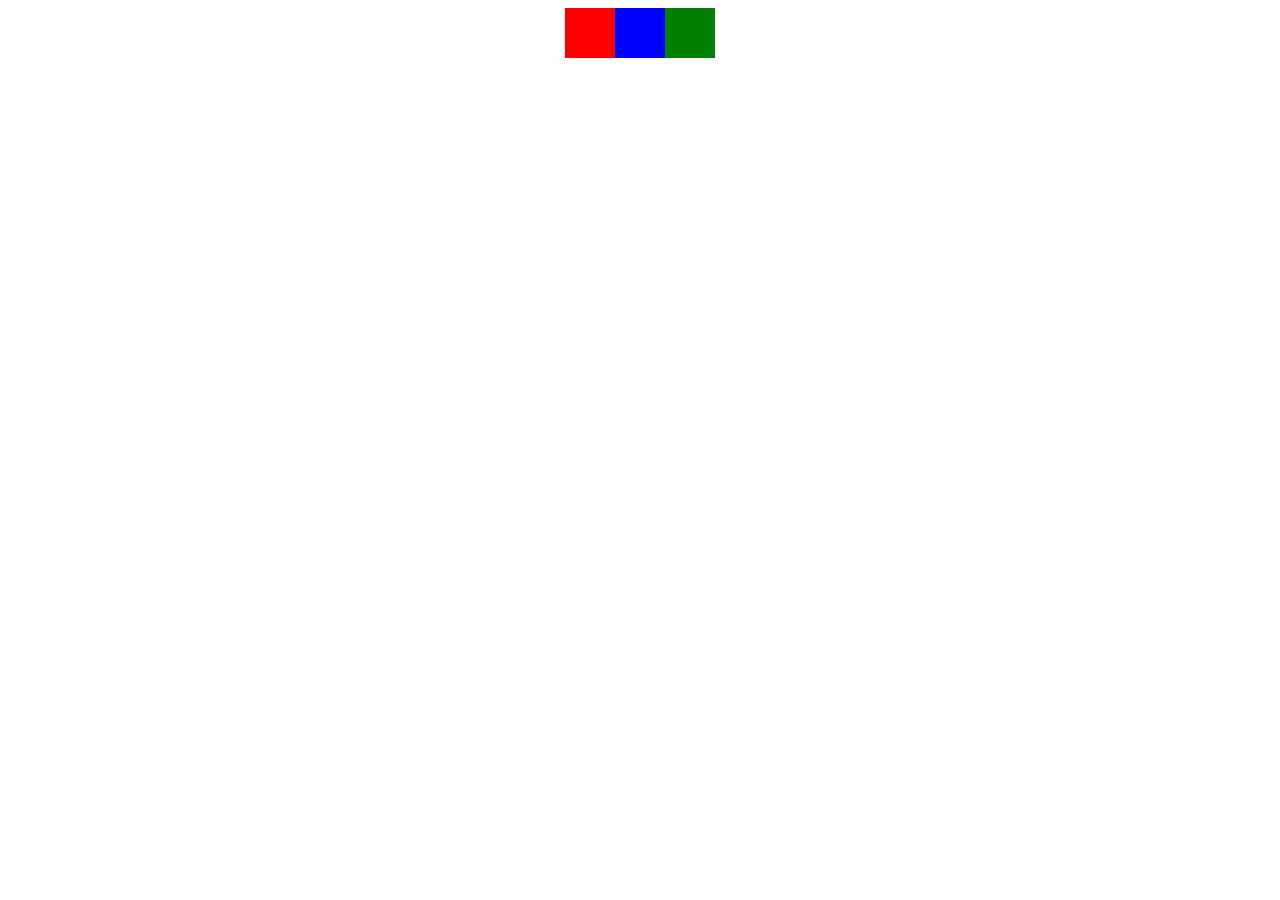
<file: index.html>
<!DOCTYPE html>
<html lang="en">
<head>
    <meta charset="UTF-8">
    <meta name="viewport" content="width=device-width, initial-scale=1.0">
    <title>Document</title>
</head>
<body>
    <main>
        <div class="box-container"> 
            <div class="box1"></div>
            <div class="box2"></div>
            <div class="box3"></div>
        </div>

       
        
    </main>
</body>


<style>
    .box1{
      background-color: red;
      width:50px;
      height:50px;
    }

    .box2{
      background-color: blue;
      width:50px;
      height:50px;
    }

    .box3{
      background-color: green;
      width:50px;
      height:50px;
    }

    .box-container{
        display:flex;
        justify-content: center;
        align-items: center;
    }

    img {
        width: 50px;
        height: 50px;
    }
</style>
</html>
</file>
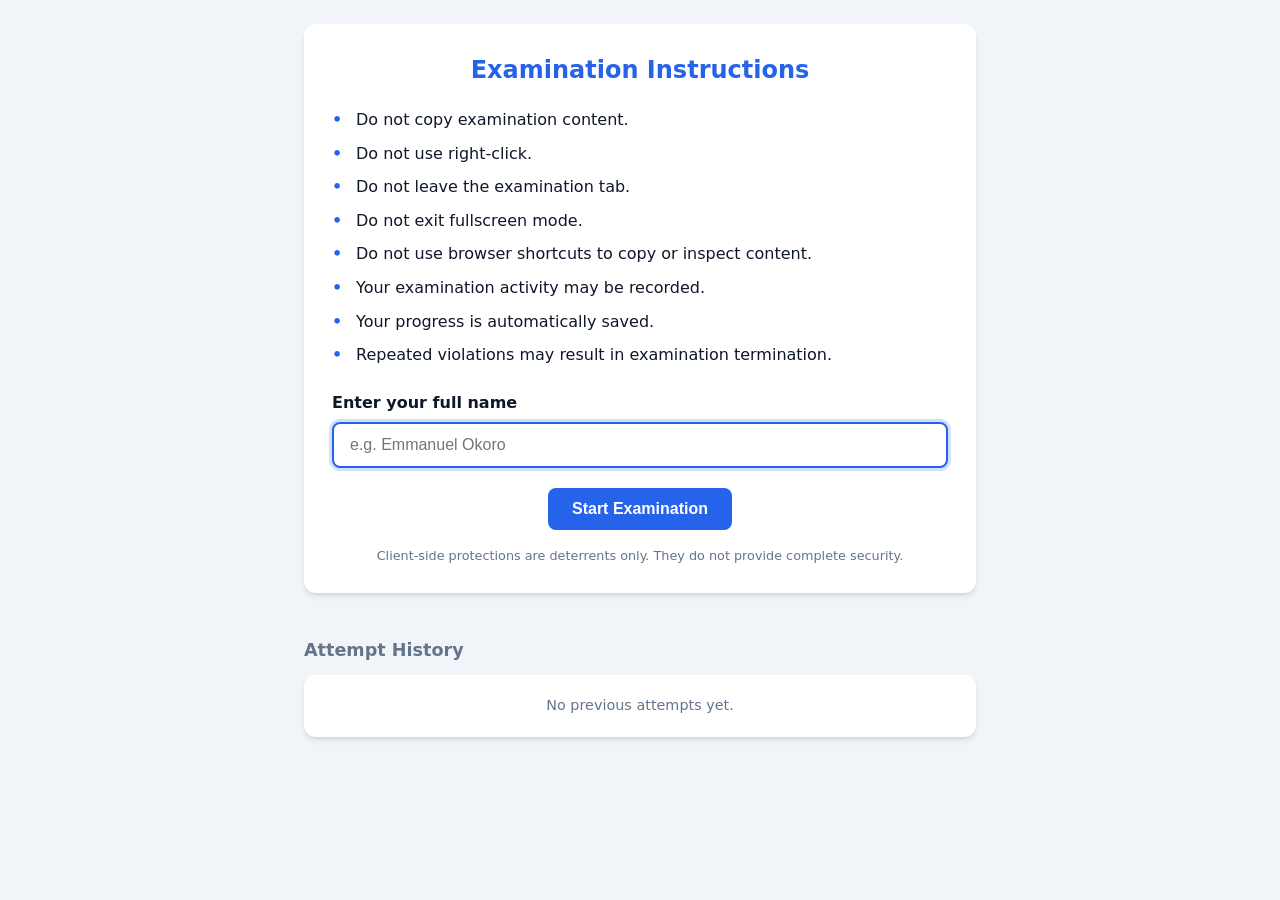
<file: coding-examination/index.html>
<!DOCTYPE html>
<html lang="en">
<head>
  <meta charset="UTF-8">
  <meta name="viewport" content="width=device-width, initial-scale=1.0">
  <title>Coding Examination - HTML • CSS • JavaScript</title>
  <link rel="stylesheet" href="css/style.css">
</head>
<body>
  <!-- Header -->
  <header class="exam-header" id="exam-header" hidden>
    <div class="header-top">
      <h1 class="exam-title">CODING EXAMINATION</h1>
      <p class="exam-subtitle">HTML • CSS • JAVASCRIPT</p>
    </div>
    <div class="header-info">
      <div class="info-item">
        <span class="label">Student:</span>
        <span id="display-student-name">—</span>
      </div>
      <div class="info-item">
        <span class="label">Exam ID:</span>
        <span id="display-exam-id">—</span>
      </div>
      <div class="info-item timer-item">
        <span class="label">Time Remaining:</span>
        <span id="timer-display" class="timer">30:00</span>
      </div>
      <div class="info-item">
        <span class="label">Question:</span>
        <span id="question-counter">1 / 20</span>
      </div>
      <div class="info-item">
        <span class="label">Warnings:</span>
        <span id="warning-count">0</span>
      </div>
    </div>
  </header>

  <main id="main-content">
    <!-- Start / Instructions Screen -->
    <section id="start-screen" class="screen active">
      <div class="card start-card">
        <h2>Examination Instructions</h2>
        <ul class="rules-list">
          <li>Do not copy examination content.</li>
          <li>Do not use right-click.</li>
          <li>Do not leave the examination tab.</li>
          <li>Do not exit fullscreen mode.</li>
          <li>Do not use browser shortcuts to copy or inspect content.</li>
          <li>Your examination activity may be recorded.</li>
          <li>Your progress is automatically saved.</li>
          <li>Repeated violations may result in examination termination.</li>
        </ul>

        <div class="form-group">
          <label for="student-name-input">Enter your full name</label>
          <input type="text" id="student-name-input" placeholder="e.g. Emmanuel Okoro" maxlength="60" autocomplete="name" required>
        </div>

        <button type="button" id="start-exam-btn" class="btn btn-primary">Start Examination</button>
        <p class="note">Client-side protections are deterrents only. They do not provide complete security.</p>
      </div>
    </section>

    <!-- Examination Screen -->
    <section id="exam-screen" class="screen" hidden>
      <div class="progress-container">
        <div class="progress-bar-bg">
          <div class="progress-bar-fill" id="progress-bar" style="width: 5%"></div>
        </div>
        <span id="progress-text">Question 1 of 20 — 5%</span>
      </div>

      <div class="card question-card">
        <div class="question-meta">
          <span id="question-category" class="badge">HTML</span>
          <span id="question-type-badge" class="badge type-badge">Objective</span>
        </div>
        <h2 id="question-text" class="question-text">Loading question…</h2>

        <!-- Objective options container -->
        <div id="options-container" class="options-container" role="radiogroup" aria-labelledby="question-text"></div>

        <!-- Theory answer input -->
        <div id="theory-container" class="theory-container" hidden>
          <label for="theory-answer" class="sr-only">Your answer</label>
          <textarea id="theory-answer" rows="3" placeholder="Type your answer here…" spellcheck="false"></textarea>
          <p class="theory-hint">Enter the exact tag, property, or code as expected.</p>
        </div>

        <div class="save-indicator" id="save-indicator" aria-live="polite"></div>
      </div>

      <div class="nav-buttons">
        <button type="button" id="prev-btn" class="btn btn-secondary" disabled>Previous</button>
        <button type="button" id="next-btn" class="btn btn-primary">Next</button>
      </div>
    </section>

    <!-- Results Screen -->
    <section id="results-screen" class="screen" hidden>
      <div class="card results-card">
        <h2 id="results-title">Examination Complete</h2>
        <div class="results-grid">
          <div class="result-item">
            <span class="result-label">Student</span>
            <span id="result-student">—</span>
          </div>
          <div class="result-item">
            <span class="result-label">Exam ID</span>
            <span id="result-exam-id">—</span>
          </div>
          <div class="result-item highlight">
            <span class="result-label">Score</span>
            <span id="result-score">—</span>
          </div>
          <div class="result-item highlight">
            <span class="result-label">Percentage</span>
            <span id="result-percentage">—</span>
          </div>
          <div class="result-item">
            <span class="result-label">Correct</span>
            <span id="result-correct">—</span>
          </div>
          <div class="result-item">
            <span class="result-label">Wrong</span>
            <span id="result-wrong">—</span>
          </div>
          <div class="result-item">
            <span class="result-label">Unanswered</span>
            <span id="result-unanswered">—</span>
          </div>
          <div class="result-item">
            <span class="result-label">Warnings</span>
            <span id="result-warnings">—</span>
          </div>
          <div class="result-item">
            <span class="result-label">Time Used</span>
            <span id="result-time-used">—</span>
          </div>
        </div>
        <button type="button" id="new-attempt-btn" class="btn btn-primary">Start New Attempt</button>
      </div>
    </section>

    <!-- Terminated Screen -->
    <section id="terminated-screen" class="screen" hidden>
      <div class="card terminated-card">
        <h2>Examination Terminated</h2>
        <p>The maximum number of examination violations has been reached.</p>
        <p>Your examination has been submitted automatically.</p>
        <button type="button" id="terminated-new-btn" class="btn btn-primary">Start New Attempt</button>
      </div>
    </section>
  </main>

  <!-- Attempt History -->
  <section id="history-section" class="history-section">
    <h2>Attempt History</h2>
    <div id="history-list" class="history-list">
      <p class="empty-history">No previous attempts yet.</p>
    </div>
  </section>

  <!-- Warning Modal / Overlay -->
  <div id="warning-overlay" class="overlay" hidden>
    <div class="warning-modal" role="alertdialog" aria-labelledby="warning-title" aria-describedby="warning-message">
      <div class="warning-icon">⚠</div>
      <h3 id="warning-title">Examination Warning</h3>
      <p id="warning-message">This action has been recorded.</p>
      <p class="warning-count-text">Warnings: <span id="modal-warning-count">1</span> / 3</p>
      <button type="button" id="warning-close-btn" class="btn btn-warning">Understood</button>
    </div>
  </div>

  <!-- Submit Confirmation Modal -->
  <div id="submit-overlay" class="overlay" hidden>
    <div class="modal" role="dialog" aria-labelledby="submit-title">
      <h3 id="submit-title">Submit Examination?</h3>
      <p id="submit-message">You have answered X of Y questions.</p>
      <p id="unanswered-note" class="unanswered-note" hidden></p>
      <div class="modal-actions">
        <button type="button" id="continue-exam-btn" class="btn btn-secondary">Continue Exam</button>
        <button type="button" id="confirm-submit-btn" class="btn btn-danger">Submit Examination</button>
      </div>
    </div>
  </div>

  <!-- Restored Session Toast -->
  <div id="restore-toast" class="toast" hidden>
    <strong>Examination Restored</strong>
    <span id="restore-message">Your previous session has been restored.</span>
  </div>

  <script src="js/exam.js"></script>
</body>
</html>
</file>
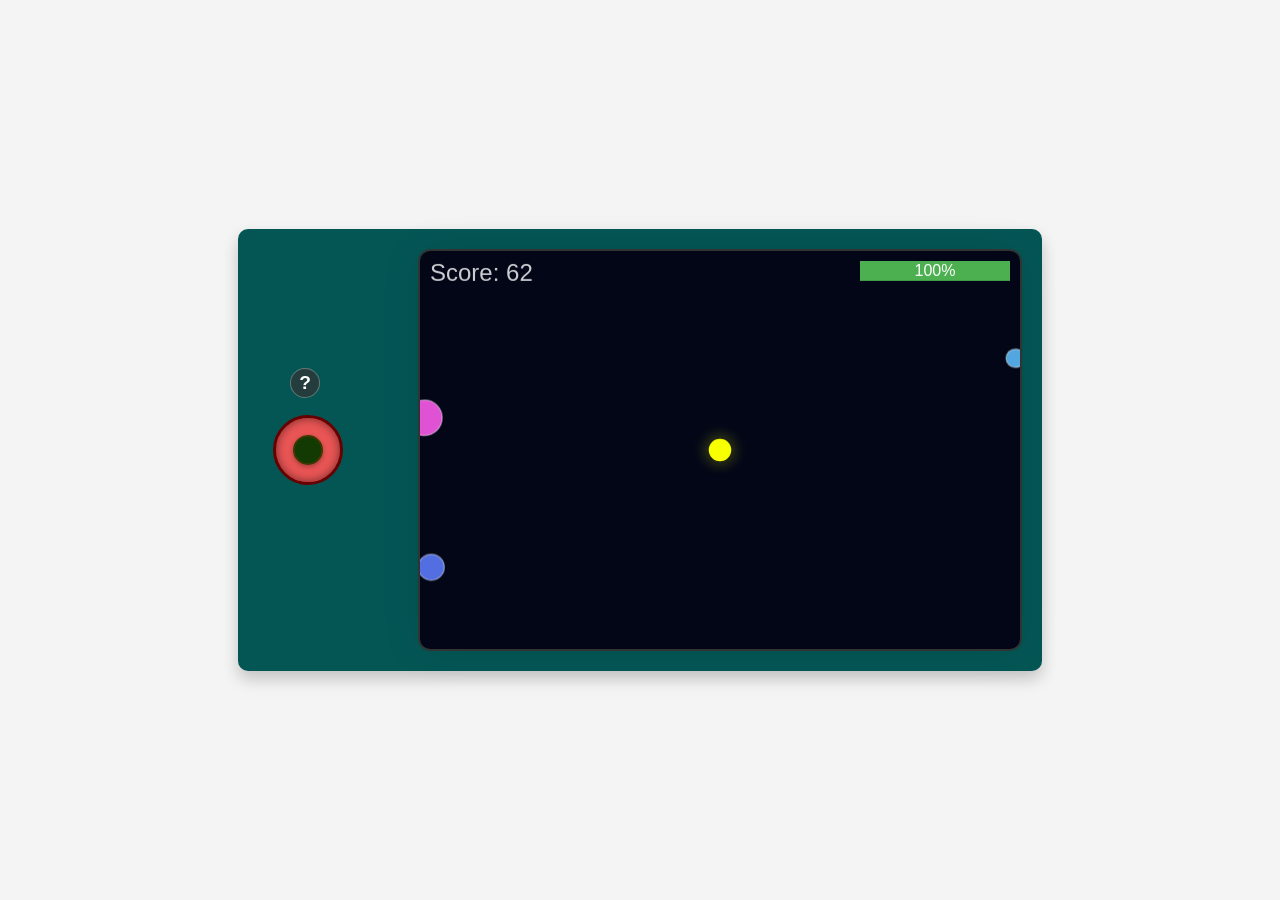
<file: emma/index.html>
<!DOCTYPE html>
<!-- Tells the browser that this document uses modern HTML5. -->

<html lang="en">
<!-- Starts the HTML document.
     lang="en" tells browsers and assistive technologies that the page is written in English. -->

<head>
    <!-- Contains information about the webpage that is not normally displayed directly on the page. -->

    <meta charset="UTF-8">
    <!-- Sets the character encoding to UTF-8.
         This allows the webpage to correctly display many characters, symbols, and languages. -->

    <meta name="viewport" content="width=device-width, initial-scale=1.0">
    <!-- Makes the webpage adapt properly to different screen sizes.
         width=device-width makes the page width match the device's screen width.
         initial-scale=1.0 sets the initial zoom level to 100%. -->

    <title>Canvas with Joystick</title>
    <!-- Sets the title displayed on the browser tab. -->

    <link rel="stylesheet" href="style.css">
    <!-- Connects this HTML document to the external CSS file named style.css.
         The CSS file controls the appearance and layout of the webpage. -->

</head>
<!-- Ends the head section. -->

<body>
<!-- Starts the body section.
     Everything inside the body is part of the webpage's visible content. -->

  <div class="game-container">
  <!-- Creates a div that acts as the main container for the game.
       The class "game-container" allows CSS to style this container. -->

    <div id="joystick-container">
    <!-- Creates a container specifically for the joystick and its help button.
         The id "joystick-container" uniquely identifies this element. -->

        <div id="joystick-base">
        <!-- Creates the base/background area of the joystick. -->

            <div id="joystick-handle"></div>
            <!-- Creates the joystick handle.
                 This is the part of the joystick that the player can move. -->

        </div>
        <!-- Ends the joystick-base div. -->

        <!-- MOVED: New Help Button is now inside joystick-container -->
        <!-- This is an HTML comment.
             It is written for developers and is not displayed on the webpage.
             It explains that the Help button was moved inside the joystick container. -->

        <button id="helpButton" class="overlay-button">?</button>
        <!-- Creates a clickable button.
             id="helpButton" uniquely identifies the button.
             class="overlay-button" allows CSS to style it.
             The question mark (?) is the text displayed inside the button. -->

    </div>
    <!-- Ends the joystick-container div. -->
    
    <div class="game-box">
    <!-- Creates a container for the main game area.
         The class "game-box" allows CSS to control its appearance and layout. -->

      <canvas id="myCanvas" width="600" height="400"></canvas>
      <!-- Creates an HTML canvas where JavaScript can draw the game.
           id="myCanvas" gives JavaScript a way to find the canvas.
           width="600" sets the canvas drawing width to 600 pixels.
           height="400" sets the canvas drawing height to 400 pixels. -->
      
      <!-- Instructions Overlay remains in game-box for full canvas coverage -->
      <!-- Developer comment explaining that the instructions overlay is inside
           the game-box so it can cover the canvas area. -->

      <div id="instructionsOverlay" class="game-overlay">
      <!-- Creates an overlay that can appear on top of the game.
           id="instructionsOverlay" uniquely identifies the overlay.
           class="game-overlay" allows CSS to style and position it. -->

        <h2>How to Play</h2>
        <!-- Creates a level-2 heading displaying "How to Play". -->

        <p>Use the joystick to move your glowing circle.</p>
        <!-- Creates a paragraph explaining how the player controls the game. -->

        <p>Avoid the incoming colored circles!</p>
        <!-- Creates a paragraph telling the player to avoid the enemy circles. -->

        <p>Your score increases the longer you survive.</p>
        <!-- Creates a paragraph explaining how the player's score works. -->

        <p>Lose health if you touch an enemy.</p>
        <!-- Creates a paragraph explaining what happens when the player touches an enemy. -->

        <p>Good luck!</p>
        <!-- Creates a paragraph displaying a short message to the player. -->

        <button id="closeInstructionsButton" class="overlay-close-button">Got It!</button>
        <!-- Creates a button that allows the player to close the instructions.
             id="closeInstructionsButton" uniquely identifies the button.
             class="overlay-close-button" allows CSS to style it.
             "Got It!" is the text displayed inside the button. -->

      </div>
      <!-- Ends the instructions overlay. -->

    </div>
    <!-- Ends the game-box container. -->

  </div>
  <!-- Ends the main game-container. -->

  <script src="emma.js"></script>
  <!-- Loads the external JavaScript file named script.js.
       JavaScript can use this file to control the game's behavior,
       such as the joystick, player movement, enemies, score, health, and buttons. -->

</body>
<!-- Ends the body section. -->

</html>
<!-- Ends the HTML document. -->
</file>
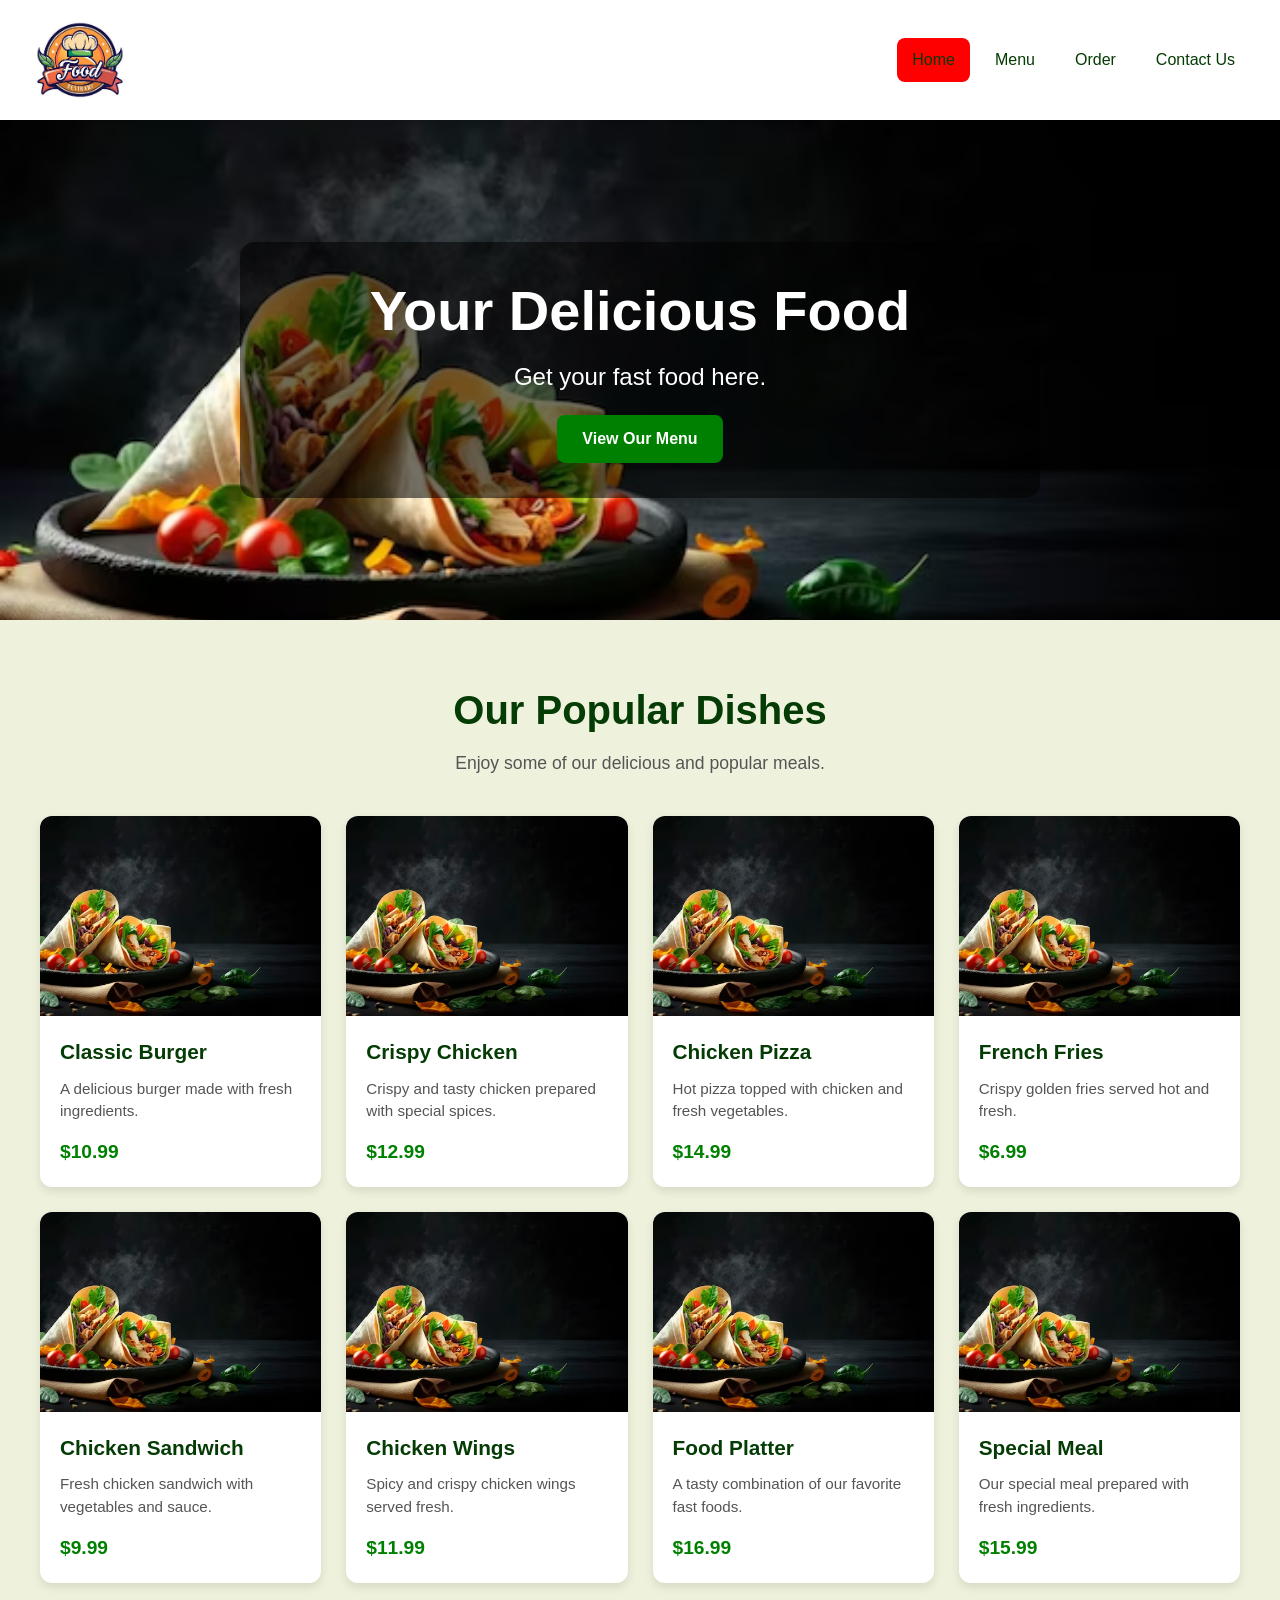
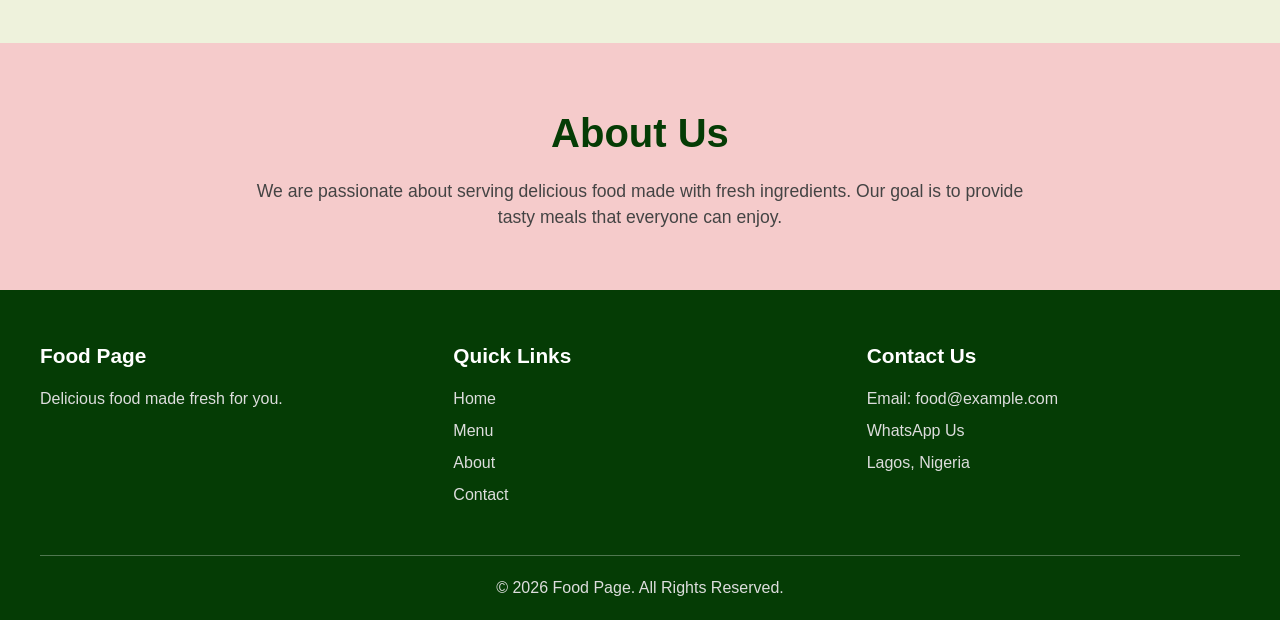
<file: food-page/index.html>
<!DOCTYPE html>
<html lang="en">

<head>
    <meta charset="UTF-8">
    <meta name="viewport" content="width=device-width, initial-scale=1.0">
    <title>Food Page</title>
    <link rel="stylesheet" href="./style.css">
    <link rel="stylesheet" href="./mobie.css">
</head>

<body>

    <!-- Header -->
    <header class="site-header">
        <a href="index.html" class="logo">
            <img src="image/food.png" alt="Food Page logo">
        </a>
        <!-- Navigation -->
        <nav class="site-nav" id="site-nav">
            <a href="index.html" class="active">Home</a>
            <a href="menu.html">Menu</a>
            <a href="order.html">Order</a>
            <a href="#contact">Contact Us</a>
        </nav>
        <!-- Hamburger -->
        <button class="menu-button" id="menu-button" type="button" aria-label="Open navigation menu">☰</button>
    </header>

    <!-- Main -->
    <main>
        <!-- Hero -->
        <section class="hero-section" id="home">
            <img src="image/fast-food.png" alt="Delicious fast food" class="hero-image">
            <div class="hero-content">
                <h1>Your Delicious Food</h1>
                <p>Get your fast food here.</p>
                <a href="menu.html" class="hero-button">View Our Menu</a>
            </div>
        </section>

        <!-- Menu -->
        <section class="menu-section" id="menu">
            <div class="section-heading">
                <h2>Our Popular Dishes</h2>
                <p>Enjoy some of our delicious and popular meals.</p>
            </div>
            <div class="food-grid">
                <!-- Card 1 -->
                <article class="food-card">
                    <img src="image/fast-food.png" alt="Classic burger">
                    <div class="food-info">
                        <h3>Classic Burger</h3>
                        <p>A delicious burger made with fresh ingredients.</p>
                        <span class="price">$10.99</span>
                    </div>
                </article>
                <!-- Card 2 -->
                <article class="food-card">
                    <img src="image/fast-food.png" alt="Crispy chicken">
                    <div class="food-info">
                        <h3>Crispy Chicken</h3>
                        <p>Crispy and tasty chicken prepared with special spices.</p>
                        <span class="price">$12.99</span>
                    </div>
                </article>
                <!-- Card 3 -->
                <article class="food-card">
                    <img src="image/fast-food.png" alt="Chicken pizza">
                    <div class="food-info">
                        <h3>Chicken Pizza</h3>
                        <p>Hot pizza topped with chicken and fresh vegetables.</p>
                        <span class="price">$14.99</span>
                    </div>
                </article>
                <!-- Card 4 -->
                <article class="food-card">
                    <img src="image/fast-food.png" alt="French fries">
                    <div class="food-info">
                        <h3>French Fries</h3>
                        <p>Crispy golden fries served hot and fresh.</p>
                        <span class="price">$6.99</span>
                    </div>
                </article>
                <!-- Card 5 -->
                <article class="food-card">
                    <img src="image/fast-food.png" alt="Chicken sandwich">
                    <div class="food-info">
                        <h3>Chicken Sandwich</h3>
                        <p>Fresh chicken sandwich with vegetables and sauce.</p>
                        <span class="price">$9.99</span>
                    </div>
                </article>
                <!-- Card 6 -->
                <article class="food-card">
                    <img src="image/fast-food.png" alt="Chicken wings">
                    <div class="food-info">
                        <h3>Chicken Wings</h3>
                        <p>Spicy and crispy chicken wings served fresh.</p>
                        <span class="price">$11.99</span>
                    </div>
                </article>
                <!-- Card 7 -->
                <article class="food-card">
                    <img src="image/fast-food.png" alt="Food platter">
                    <div class="food-info">
                        <h3>Food Platter</h3>
                        <p>A tasty combination of our favorite fast foods.</p>
                        <span class="price">$16.99</span>
                    </div>
                </article>
                <!-- Card 8 -->
                <article class="food-card">
                    <img src="image/fast-food.png" alt="Special meal">
                    <div class="food-info">
                        <h3>Special Meal</h3>
                        <p>Our special meal prepared with fresh ingredients.</p>
                        <span class="price">$15.99</span>
                    </div>
                </article>
            </div>
        </section>

        <!-- About -->
        <section class="about-section" id="about">
            <div class="about-content">
                <h2>About Us</h2>
                <p>We are passionate about serving delicious food made with fresh ingredients. Our goal is to provide
                    tasty meals that everyone can enjoy.</p>
            </div>
        </section>
    </main>

    <!-- Footer -->
    <footer id="contact">
        <div class="footer-container">
            <section class="footer-column">
                <h2>Food Page</h2>
                <p>Delicious food made fresh for you.</p>
            </section>
            <nav class="footer-column">
                <h2>Quick Links</h2>
                <a href="#home">Home</a>
                <a href="#menu">Menu</a>
                <a href="#about">About</a>
                <a href="#contact">Contact</a>
            </nav>
            <section class="footer-column">
                <h2>Contact Us</h2>
                <address>
                    <p>Email: food@example.com</p>
                    <a href="https://wa.me/2348012345678">
                        WhatsApp Us
                    </a>

                    <p>Lagos, Nigeria</p>
                </address>
            </section>
        </div>
        <div class="copyright">
            <p>&copy; 2026 Food Page. All Rights Reserved.</p>
        </div>
    </footer>

    <script src="./script.js"></script>
</body>

</html>
</file>
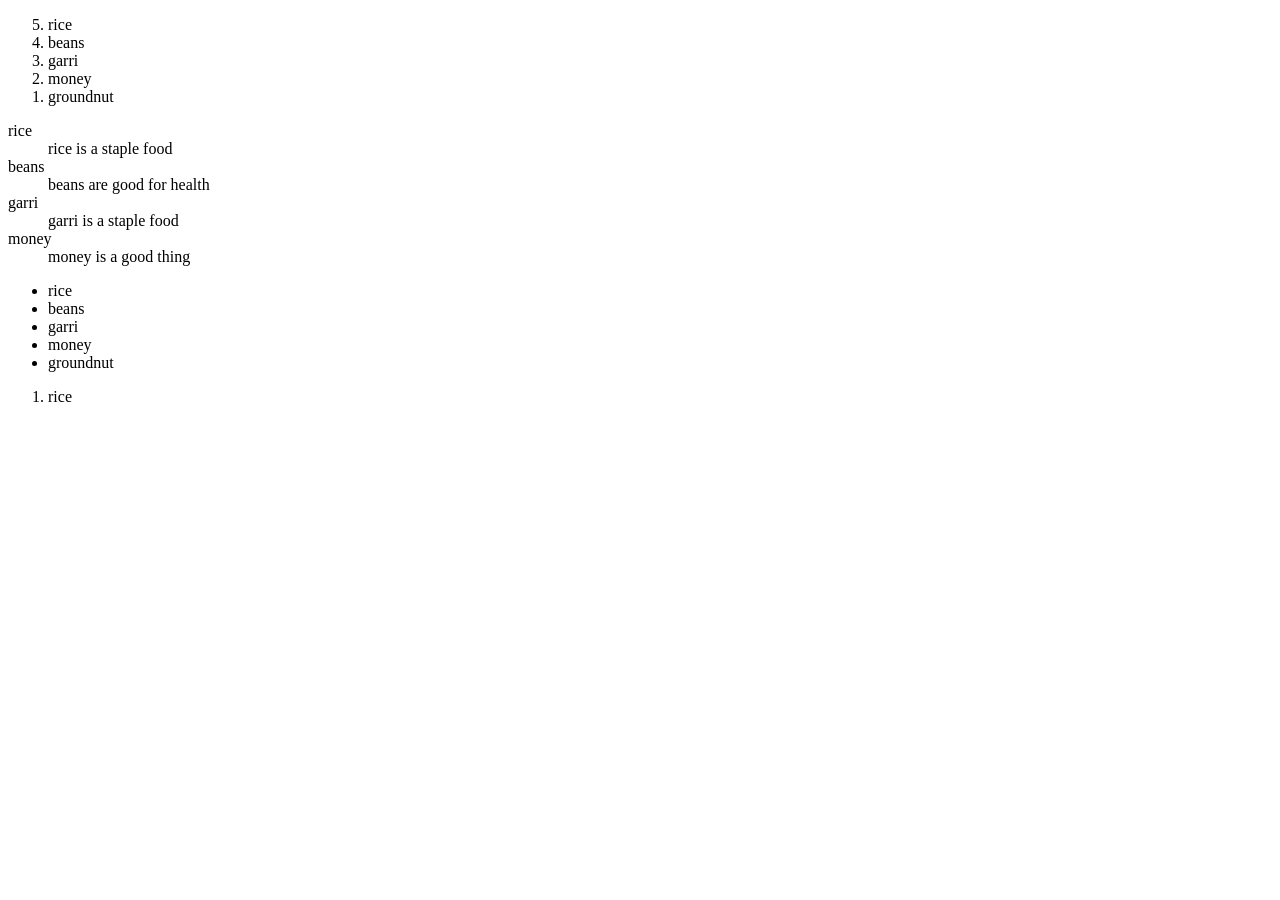
<file: about.html>
<!DOCTYPE html>
<html lang="en">
<head>
    <meta charset="UTF-8">
    <meta name="viewport" content="width=device-width, initial-scale=1.0">
    <title>Document</title>
</head>
<body>
    <ol reversed>
        <li>rice</li>
        <li>beans</li>
        <li>garri</li>
        <li>money</li>
        <li>groundnut</li>
    </ol>

    <dl>
        <dt>rice</dt>
        <dd>rice is a staple food</dd>
        <dt>beans</dt>
        <dd>beans are good for health</dd>
        <dt>garri</dt>
        <dd>garri is a staple food</dd>
        <dt>money</dt>
        <dd>money is a good thing</dd>
    </dl>

    <ul>
        <li>rice</li>
        <li>beans</li>
        <li>garri</li>
        <li>money</li>
        <li>groundnut</li>
    </ul>

    <ol type="c">
        <li>rice</li>
    </ol>
</body>
</html>
</file>
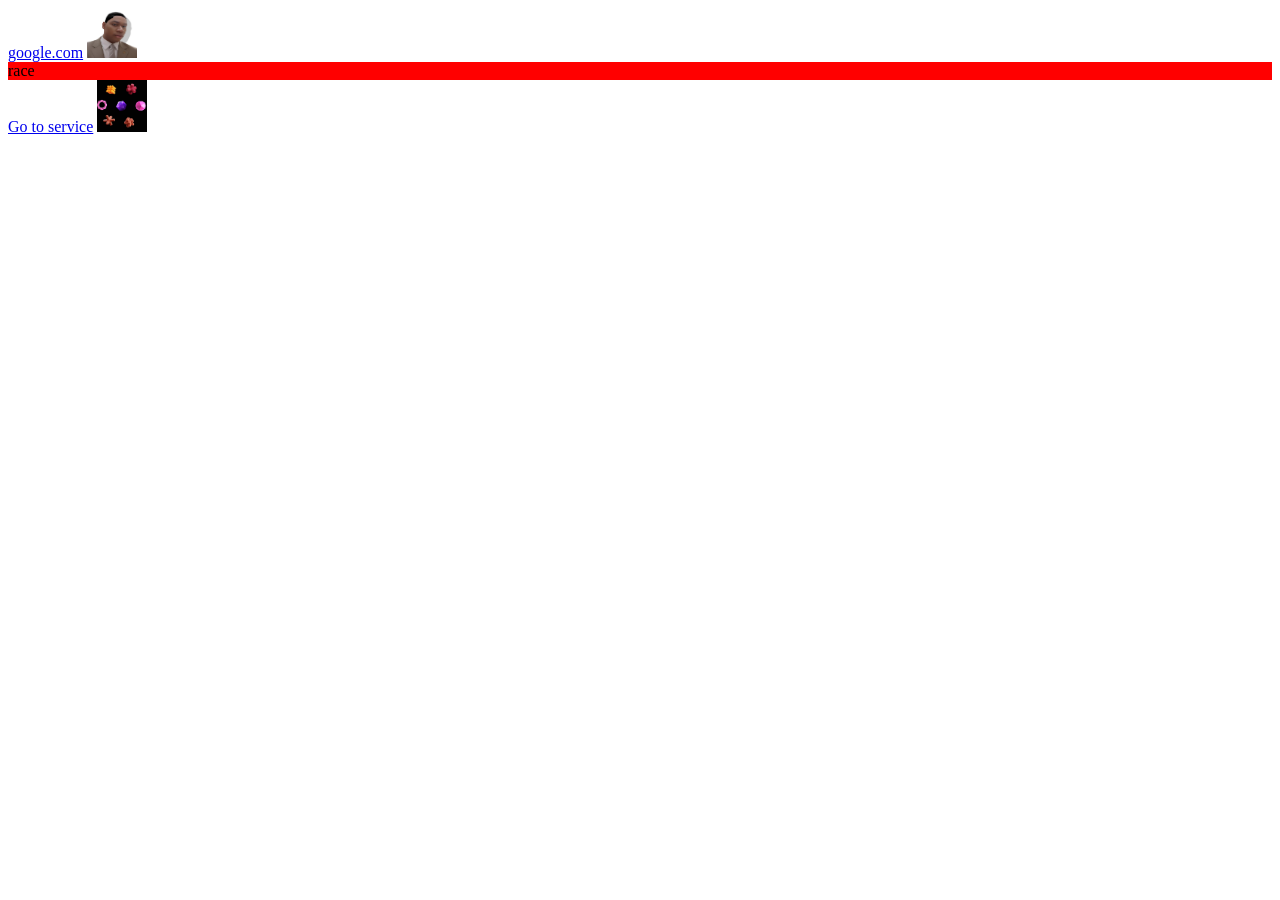
<file: beginners.html>
<!DOCTYPE html>
<html lang="en">
<head>
    <meta charset="UTF-8">
    <meta name="viewport" content="width=device-width, initial-scale=1.0">
    <title>Document</title>
</head>
<body>
    <a href="https://google.com" title="google link">google.com</a>
    
    <img src="manuel.jpg" alt="emma image profile" width="50" height="50">

    <div class="racing">race</div>

    <a href="#service">Go to service</a>

    <a href="about.html"><img src="shape-image.jpg" alt="a shape image" width="50"></a>

    <style>
        .racing {
            background-color: red;
        }
    </style>
</body>
</html>
</file>
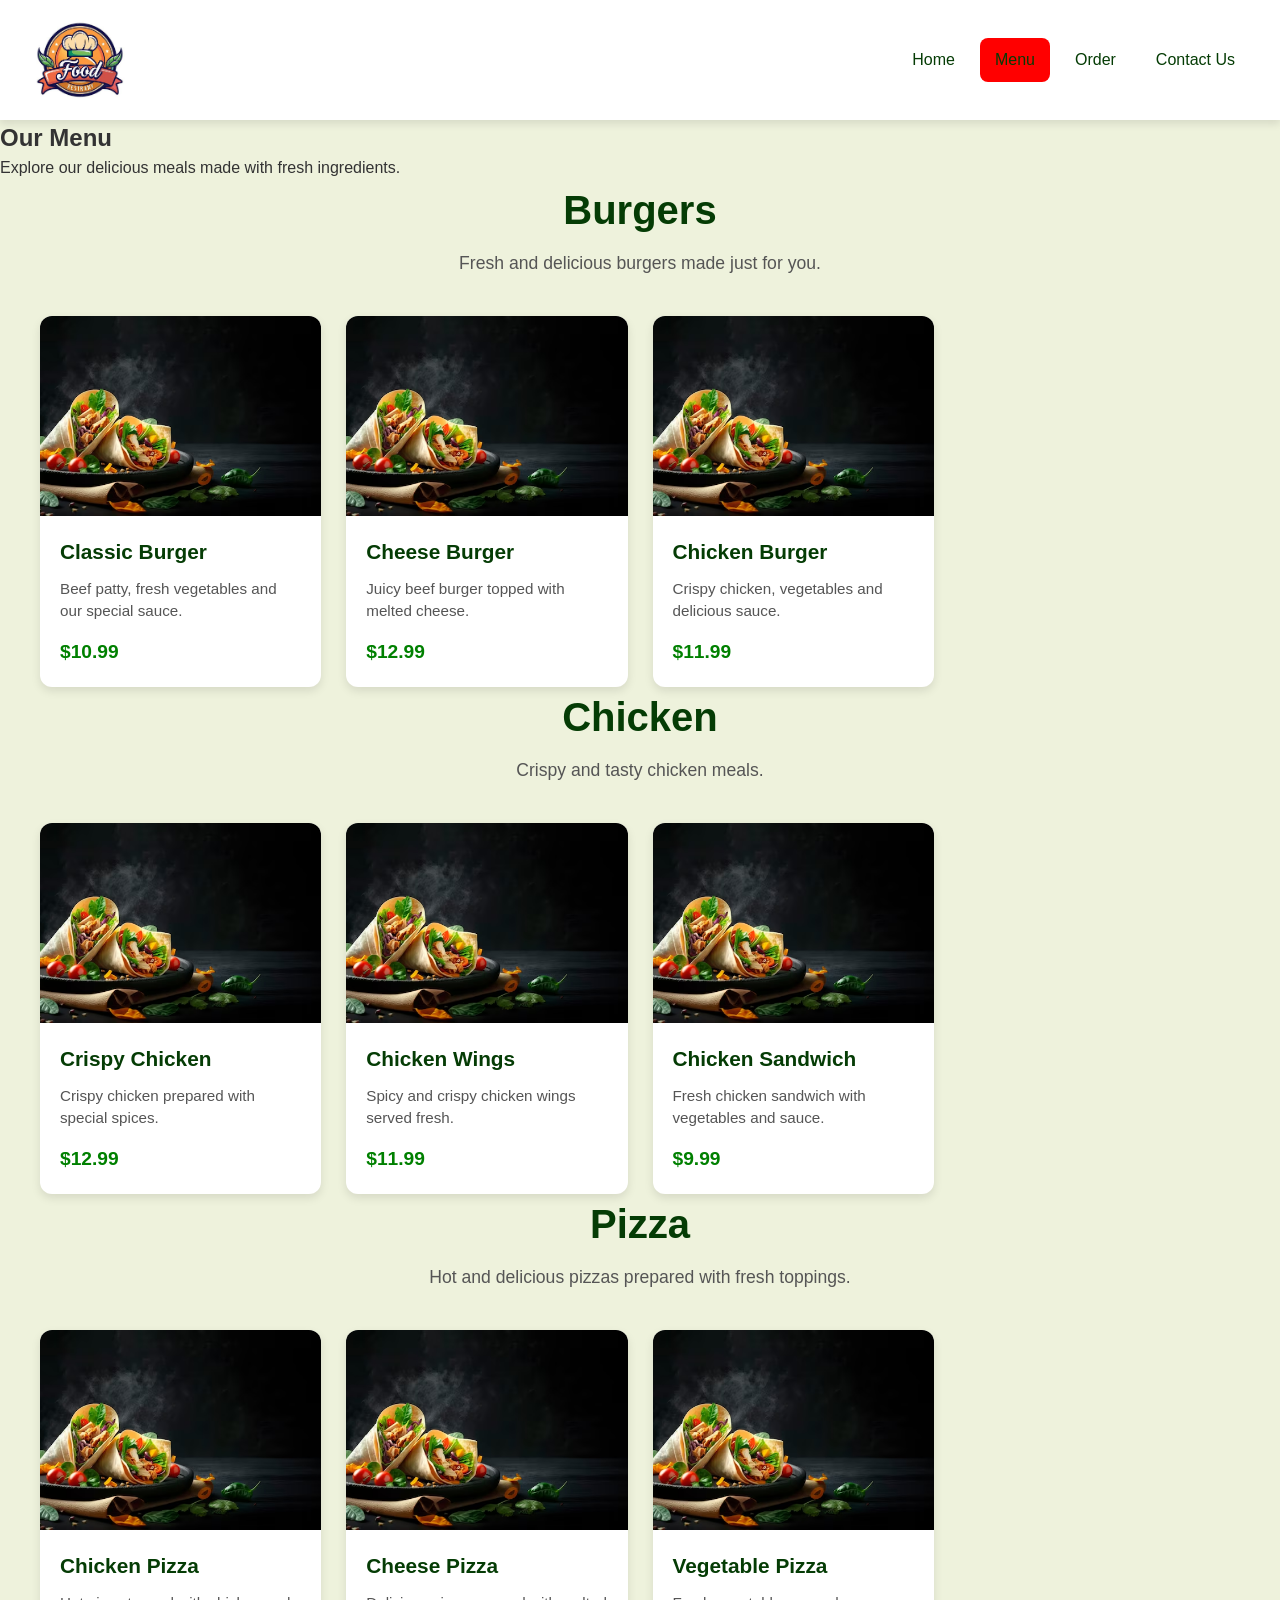
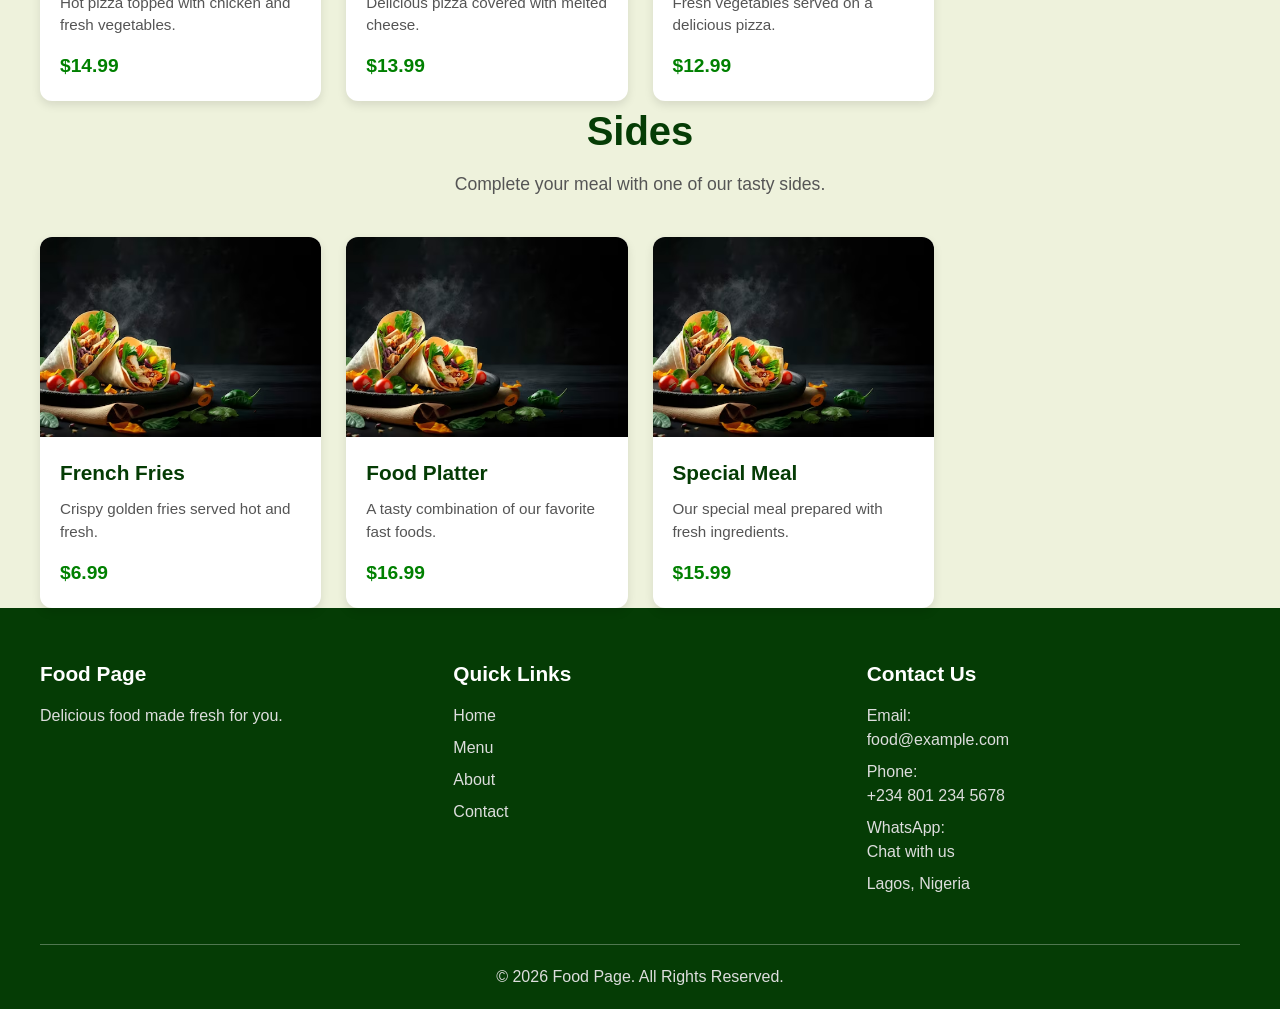
<file: food-page/menu.html>
<!DOCTYPE html>
<html lang="en">

<head>
    <meta charset="UTF-8">
    <meta name="viewport" content="width=device-width, initial-scale=1.0">

    <title>Our Menu | Food Page</title>

    <link rel="stylesheet" href="./style.css">
    <link rel="stylesheet" href="./mobie.css">
</head>

<body>

    <!-- ==============================
         HEADER
         ============================== -->

    <!-- Header -->
    <header class="site-header">
        <a href="#home" class="logo">
            <img src="image/food.png" alt="Food Page logo">
        </a>
        <!-- Navigation -->
        <nav class="site-nav" id="site-nav">
            <a href="index.html">Home</a>
            <a href="menu.html" class="active">Menu</a>
            <a href="order.html">Order</a>
            <a href="#contact">Contact Us</a>
        </nav>
        <!-- Hamburger -->
        <button class="menu-button" id="menu-button" type="button" aria-label="Open navigation menu">☰</button>
    </header>



    <!-- ==============================
         MAIN CONTENT
         ============================== -->

    <main>

        <!-- ==============================
             MENU PAGE INTRO
             ============================== -->

        <section class="menu-page-header">

            <h1>Our Menu</h1>

            <p>
                Explore our delicious meals made with fresh ingredients.
            </p>

        </section>


        <!-- ==============================
             BURGERS
             ============================== -->

        <section class="menu-category">

            <div class="section-heading">

                <h2>Burgers</h2>

                <p>
                    Fresh and delicious burgers made just for you.
                </p>

            </div>


            <div class="food-grid">

                <article class="food-card">

                    <img src="image/fast-food.png" alt="Classic burger">

                    <div class="food-info">

                        <h3>Classic Burger</h3>

                        <p>
                            Beef patty, fresh vegetables and our special sauce.
                        </p>

                        <span class="price">
                            $10.99
                        </span>

                    </div>

                </article>


                <article class="food-card">

                    <img src="image/fast-food.png" alt="Cheese burger">

                    <div class="food-info">

                        <h3>Cheese Burger</h3>

                        <p>
                            Juicy beef burger topped with melted cheese.
                        </p>

                        <span class="price">
                            $12.99
                        </span>

                    </div>

                </article>


                <article class="food-card">

                    <img src="image/fast-food.png" alt="Chicken burger">

                    <div class="food-info">

                        <h3>Chicken Burger</h3>

                        <p>
                            Crispy chicken, vegetables and delicious sauce.
                        </p>

                        <span class="price">
                            $11.99
                        </span>

                    </div>

                </article>

            </div>

        </section>


        <!-- ==============================
             CHICKEN
             ============================== -->

        <section class="menu-category">

            <div class="section-heading">

                <h2>Chicken</h2>

                <p>
                    Crispy and tasty chicken meals.
                </p>

            </div>


            <div class="food-grid">

                <article class="food-card">

                    <img src="image/fast-food.png" alt="Crispy chicken">

                    <div class="food-info">

                        <h3>Crispy Chicken</h3>

                        <p>
                            Crispy chicken prepared with special spices.
                        </p>

                        <span class="price">
                            $12.99
                        </span>

                    </div>

                </article>


                <article class="food-card">

                    <img src="image/fast-food.png" alt="Chicken wings">

                    <div class="food-info">

                        <h3>Chicken Wings</h3>

                        <p>
                            Spicy and crispy chicken wings served fresh.
                        </p>

                        <span class="price">
                            $11.99
                        </span>

                    </div>

                </article>


                <article class="food-card">

                    <img src="image/fast-food.png" alt="Chicken sandwich">

                    <div class="food-info">

                        <h3>Chicken Sandwich</h3>

                        <p>
                            Fresh chicken sandwich with vegetables and sauce.
                        </p>

                        <span class="price">
                            $9.99
                        </span>

                    </div>

                </article>

            </div>

        </section>


        <!-- ==============================
             PIZZA
             ============================== -->

        <section class="menu-category">

            <div class="section-heading">

                <h2>Pizza</h2>

                <p>
                    Hot and delicious pizzas prepared with fresh toppings.
                </p>

            </div>


            <div class="food-grid">

                <article class="food-card">

                    <img src="image/fast-food.png" alt="Chicken pizza">

                    <div class="food-info">

                        <h3>Chicken Pizza</h3>

                        <p>
                            Hot pizza topped with chicken and fresh vegetables.
                        </p>

                        <span class="price">
                            $14.99
                        </span>

                    </div>

                </article>


                <article class="food-card">

                    <img src="image/fast-food.png" alt="Cheese pizza">

                    <div class="food-info">

                        <h3>Cheese Pizza</h3>

                        <p>
                            Delicious pizza covered with melted cheese.
                        </p>

                        <span class="price">
                            $13.99
                        </span>

                    </div>

                </article>


                <article class="food-card">

                    <img src="image/fast-food.png" alt="Vegetable pizza">

                    <div class="food-info">

                        <h3>Vegetable Pizza</h3>

                        <p>
                            Fresh vegetables served on a delicious pizza.
                        </p>

                        <span class="price">
                            $12.99
                        </span>

                    </div>

                </article>

            </div>

        </section>


        <!-- ==============================
             SIDES
             ============================== -->

        <section class="menu-category">

            <div class="section-heading">

                <h2>Sides</h2>

                <p>
                    Complete your meal with one of our tasty sides.
                </p>

            </div>


            <div class="food-grid">

                <article class="food-card">

                    <img src="image/fast-food.png" alt="French fries">

                    <div class="food-info">

                        <h3>French Fries</h3>

                        <p>
                            Crispy golden fries served hot and fresh.
                        </p>

                        <span class="price">
                            $6.99
                        </span>

                    </div>

                </article>


                <article class="food-card">

                    <img src="image/fast-food.png" alt="Food platter">

                    <div class="food-info">

                        <h3>Food Platter</h3>

                        <p>
                            A tasty combination of our favorite fast foods.
                        </p>

                        <span class="price">
                            $16.99
                        </span>

                    </div>

                </article>


                <article class="food-card">

                    <img src="image/fast-food.png" alt="Special meal">

                    <div class="food-info">

                        <h3>Special Meal</h3>

                        <p>
                            Our special meal prepared with fresh ingredients.
                        </p>

                        <span class="price">
                            $15.99
                        </span>

                    </div>

                </article>

            </div>

        </section>

    </main>


    <!-- ==============================
         FOOTER
         ============================== -->

    <footer id="contact">

        <div class="footer-container">

            <!-- About -->
            <section class="footer-column">

                <h2>Food Page</h2>

                <p>
                    Delicious food made fresh for you.
                </p>

            </section>


            <!-- Quick Links -->
            <nav class="footer-column">

                <h2>Quick Links</h2>

                <a href="index.html">Home</a>

                <a href="menu.html">Menu</a>

                <a href="index.html#about">About</a>

                <a href="#contact">Contact</a>

            </nav>


            <!-- Contact -->
            <section class="footer-column">

                <h2>Contact Us</h2>

                <address>

                    <p>
                        Email:
                        <a href="mailto:food@example.com">
                            food@example.com
                        </a>
                    </p>

                    <p>
                        Phone:
                        <a href="tel:+2348012345678">
                            +234 801 234 5678
                        </a>
                    </p>

                    <p>
                        WhatsApp:
                        <a href="https://wa.me/2348012345678">
                            Chat with us
                        </a>
                    </p>

                    <p>
                        Lagos, Nigeria
                    </p>

                </address>

            </section>

        </div>


        <!-- Copyright -->

        <div class="copyright">

            <p>
                &copy; 2026 Food Page. All Rights Reserved.
            </p>

        </div>

    </footer>
   <script src="./script.js"></script>
</body>

</html>
</file>
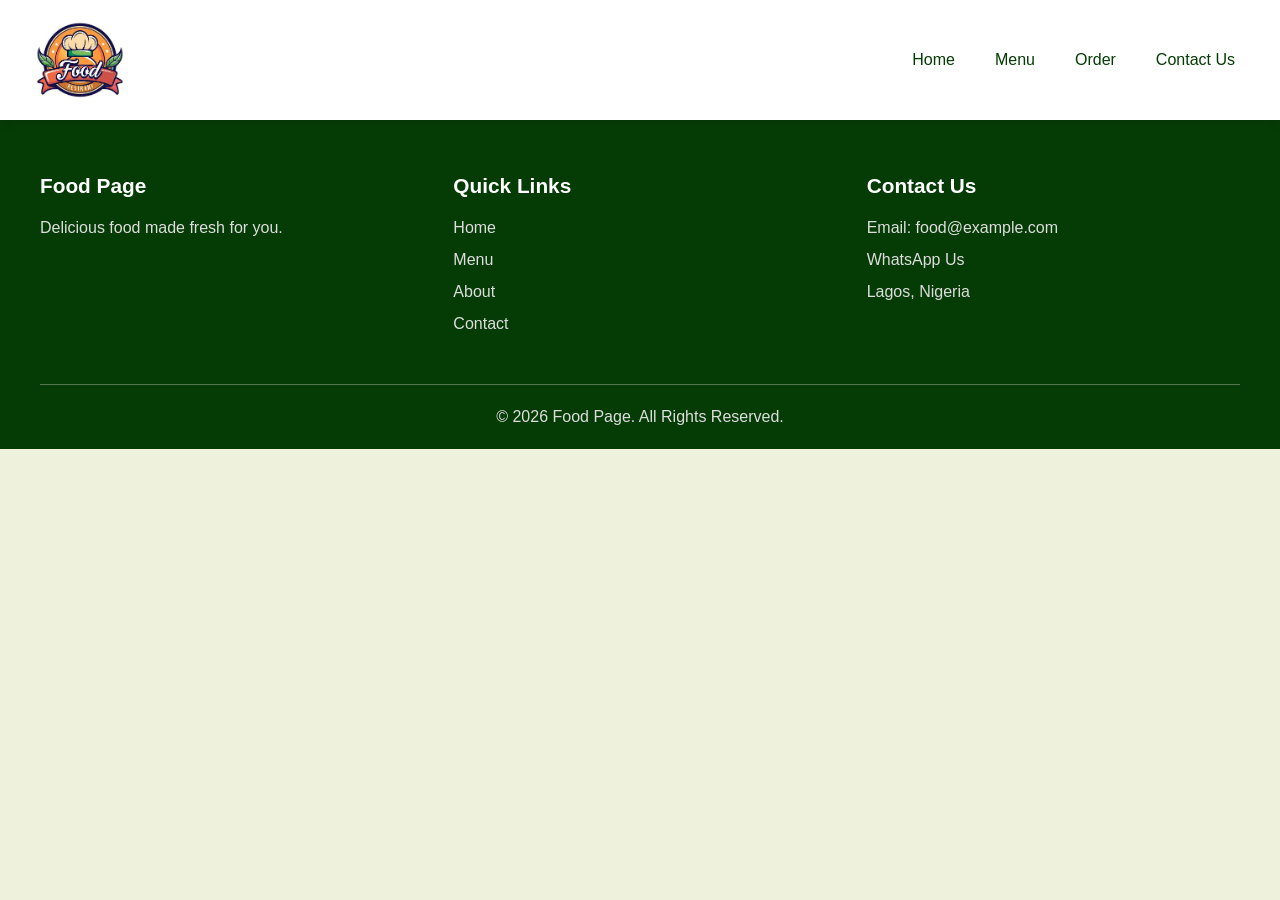
<file: food-page/order.html>
<!DOCTYPE html>
<html lang="en">

<head>
    <meta charset="UTF-8">
    <meta name="viewport" content="width=device-width, initial-scale=1.0">
    <title>Food Page</title>
    <link rel="stylesheet" href="./style.css">
    <link rel="stylesheet" href="./mobie.css">
</head>

<body>

    <!-- Header -->
    <header class="site-header">
        <a href="index.html" class="logo">
            <img src="image/food.png" alt="Food Page logo">
        </a>
        <!-- Navigation -->
        <nav class="site-nav" id="site-nav">
            <a href="index.html">Home</a>
            <a href="menu.html">Menu</a>
            <a href="order.html">Order</a>
            <a href="#contact">Contact Us</a>
        </nav>
        <!-- Hamburger -->
        <button class="menu-button" id="menu-button" type="button" aria-label="Open navigation menu">☰</button>
    </header>


    <!-- Footer -->
    <footer id="contact">
        <div class="footer-container">
            <section class="footer-column">
                <h2>Food Page</h2>
                <p>Delicious food made fresh for you.</p>
            </section>
            <nav class="footer-column">
                <h2>Quick Links</h2>
                <a href="#home">Home</a>
                <a href="#menu">Menu</a>
                <a href="#about">About</a>
                <a href="#contact">Contact</a>
            </nav>
            <section class="footer-column">
                <h2>Contact Us</h2>
                <address>
                    <p>Email: food@example.com</p>
                    <a href="https://wa.me/2348012345678">
                        WhatsApp Us
                    </a>

                    <p>Lagos, Nigeria</p>
                </address>
            </section>
        </div>
        <div class="copyright">
            <p>&copy; 2026 Food Page. All Rights Reserved.</p>
        </div>
    </footer>

    <script src="./script.js"></script>
    </body>

    </html>
</file>
<file: coding-examination/css/style.css>
/* ============================================
   Coding Examination System - Styles
   Professional, responsive, accessible
   ============================================ */

:root {
  --primary-color: #2563eb;
  --primary-dark: #1d4ed8;
  --secondary-color: #64748b;
  --background-color: #f1f5f9;
  --surface-color: #ffffff;
  --text-color: #0f172a;
  --text-muted: #64748b;
  --danger-color: #dc2626;
  --warning-color: #d97706;
  --success-color: #16a34a;
  --border-color: #e2e8f0;
  --shadow: 0 4px 6px -1px rgba(0, 0, 0, 0.1), 0 2px 4px -2px rgba(0, 0, 0, 0.1);
  --shadow-lg: 0 10px 15px -3px rgba(0, 0, 0, 0.1), 0 4px 6px -4px rgba(0, 0, 0, 0.1);
  --radius: 12px;
  --radius-sm: 8px;
  --transition: 0.25s ease;
}

*,
*::before,
*::after {
  box-sizing: border-box;
  margin: 0;
  padding: 0;
}

html {
  font-size: 16px;
  scroll-behavior: smooth;
}

body {
  font-family: system-ui, -apple-system, "Segoe UI", Roboto, "Helvetica Neue", Arial, sans-serif;
  background-color: var(--background-color);
  color: var(--text-color);
  line-height: 1.5;
  min-height: 100vh;
  display: flex;
  flex-direction: column;
}

/* ========== Header ========== */
.exam-header {
  background: linear-gradient(135deg, #1e3a8a 0%, #2563eb 100%);
  color: #fff;
  padding: 1rem 1.5rem;
  box-shadow: var(--shadow);
  position: sticky;
  top: 0;
  z-index: 100;
}

.header-top {
  text-align: center;
  margin-bottom: 0.75rem;
}

.exam-title {
  font-size: 1.5rem;
  font-weight: 700;
  letter-spacing: 0.05em;
}

.exam-subtitle {
  font-size: 0.875rem;
  opacity: 0.9;
  letter-spacing: 0.1em;
}

.header-info {
  display: flex;
  flex-wrap: wrap;
  justify-content: center;
  gap: 1rem 1.5rem;
  font-size: 0.9rem;
}

.info-item .label {
  opacity: 0.85;
  margin-right: 0.25rem;
}

.timer {
  font-weight: 700;
  font-variant-numeric: tabular-nums;
  background: rgba(255, 255, 255, 0.2);
  padding: 0.15rem 0.5rem;
  border-radius: 4px;
}

.timer.warning {
  background: var(--danger-color);
  animation: pulse 1s infinite;
}

@keyframes pulse {
  0%, 100% { opacity: 1; }
  50% { opacity: 0.7; }
}

/* ========== Screens ========== */
.screen {
  display: none;
  padding: 1.5rem;
  max-width: 720px;
  margin: 0 auto;
  width: 100%;
}

.screen.active {
  display: block;
}

/* ========== Cards ========== */
.card {
  background: var(--surface-color);
  border-radius: var(--radius);
  box-shadow: var(--shadow);
  padding: 1.75rem;
  margin-bottom: 1.25rem;
}

.start-card h2,
.results-card h2,
.terminated-card h2 {
  text-align: center;
  margin-bottom: 1.25rem;
  color: var(--primary-color);
}

.rules-list {
  list-style: none;
  margin-bottom: 1.5rem;
}

.rules-list li {
  position: relative;
  padding-left: 1.5rem;
  margin-bottom: 0.6rem;
  color: var(--text-color);
}

.rules-list li::before {
  content: "•";
  position: absolute;
  left: 0;
  color: var(--primary-color);
  font-weight: bold;
}

.form-group {
  margin-bottom: 1.25rem;
}

.form-group label {
  display: block;
  font-weight: 600;
  margin-bottom: 0.4rem;
}

.form-group input[type="text"] {
  width: 100%;
  padding: 0.75rem 1rem;
  border: 2px solid var(--border-color);
  border-radius: var(--radius-sm);
  font-size: 1rem;
  transition: border-color var(--transition);
}

.form-group input:focus {
  outline: none;
  border-color: var(--primary-color);
  box-shadow: 0 0 0 3px rgba(37, 99, 235, 0.2);
}

.note {
  font-size: 0.8rem;
  color: var(--text-muted);
  text-align: center;
  margin-top: 1rem;
}

/* ========== Buttons ========== */
.btn {
  display: inline-flex;
  align-items: center;
  justify-content: center;
  padding: 0.75rem 1.5rem;
  font-size: 1rem;
  font-weight: 600;
  border: none;
  border-radius: var(--radius-sm);
  cursor: pointer;
  transition: background-color var(--transition), transform 0.15s ease;
  text-decoration: none;
}

.btn:hover:not(:disabled) {
  transform: translateY(-1px);
}

.btn:active:not(:disabled) {
  transform: translateY(0);
}

.btn:disabled {
  opacity: 0.5;
  cursor: not-allowed;
}

.btn-primary {
  background-color: var(--primary-color);
  color: #fff;
  width: 100%;
}

.btn-primary:hover:not(:disabled) {
  background-color: var(--primary-dark);
}

.btn-secondary {
  background-color: #e2e8f0;
  color: var(--text-color);
}

.btn-secondary:hover:not(:disabled) {
  background-color: #cbd5e1;
}

.btn-danger {
  background-color: var(--danger-color);
  color: #fff;
}

.btn-danger:hover:not(:disabled) {
  background-color: #b91c1c;
}

.btn-warning {
  background-color: var(--warning-color);
  color: #fff;
}

/* ========== Progress ========== */
.progress-container {
  margin-bottom: 1rem;
}

.progress-bar-bg {
  height: 8px;
  background: #e2e8f0;
  border-radius: 999px;
  overflow: hidden;
}

.progress-bar-fill {
  height: 100%;
  background: linear-gradient(90deg, var(--primary-color), #60a5fa);
  border-radius: 999px;
  transition: width 0.35s ease;
}

#progress-text {
  display: block;
  font-size: 0.85rem;
  color: var(--text-muted);
  margin-top: 0.35rem;
  text-align: center;
}

/* ========== Question Card ========== */
.question-meta {
  display: flex;
  gap: 0.5rem;
  margin-bottom: 0.75rem;
}

.badge {
  display: inline-block;
  padding: 0.2rem 0.6rem;
  font-size: 0.75rem;
  font-weight: 600;
  border-radius: 999px;
  background: #dbeafe;
  color: #1e40af;
}

.type-badge {
  background: #fef3c7;
  color: #92400e;
}

.type-badge.theory {
  background: #d1fae5;
  color: #065f46;
}

.question-text {
  font-size: 1.15rem;
  font-weight: 600;
  margin-bottom: 1.25rem;
  line-height: 1.45;
}

/* Options (Objective) */
.options-container {
  display: flex;
  flex-direction: column;
  gap: 0.6rem;
}

.option-label {
  display: flex;
  align-items: flex-start;
  gap: 0.75rem;
  padding: 0.85rem 1rem;
  border: 2px solid var(--border-color);
  border-radius: var(--radius-sm);
  cursor: pointer;
  transition: border-color var(--transition), background-color var(--transition);
  user-select: none;
}

.option-label:hover {
  border-color: #93c5fd;
  background: #f8fafc;
}

.option-label.selected {
  border-color: var(--primary-color);
  background: #eff6ff;
}

.option-label input {
  margin-top: 0.2rem;
  accent-color: var(--primary-color);
  flex-shrink: 0;
}

.option-text {
  flex: 1;
  word-break: break-word;
}

/* Theory */
.theory-container textarea {
  width: 100%;
  padding: 0.85rem 1rem;
  border: 2px solid var(--border-color);
  border-radius: var(--radius-sm);
  font-size: 1rem;
  font-family: "SF Mono", "Fira Code", "Consolas", monospace;
  resize: vertical;
  min-height: 80px;
  transition: border-color var(--transition);
}

.theory-container textarea:focus {
  outline: none;
  border-color: var(--primary-color);
  box-shadow: 0 0 0 3px rgba(37, 99, 235, 0.15);
}

.theory-hint {
  font-size: 0.8rem;
  color: var(--text-muted);
  margin-top: 0.4rem;
}

/* Save indicator */
.save-indicator {
  margin-top: 1rem;
  font-size: 0.85rem;
  color: var(--success-color);
  min-height: 1.25rem;
  opacity: 0;
  transition: opacity 0.3s ease;
}

.save-indicator.visible {
  opacity: 1;
}

.save-indicator.saving {
  color: var(--text-muted);
}

/* Navigation buttons */
.nav-buttons {
  display: flex;
  gap: 1rem;
  justify-content: space-between;
}

.nav-buttons .btn {
  flex: 1;
  max-width: 200px;
}

/* ========== Results ========== */
.results-grid {
  display: grid;
  grid-template-columns: 1fr 1fr;
  gap: 1rem;
  margin-bottom: 1.5rem;
}

.result-item {
  background: #f8fafc;
  padding: 0.85rem;
  border-radius: var(--radius-sm);
  text-align: center;
}

.result-item.highlight {
  background: #eff6ff;
  border: 1px solid #bfdbfe;
}

.result-label {
  display: block;
  font-size: 0.75rem;
  color: var(--text-muted);
  text-transform: uppercase;
  letter-spacing: 0.04em;
  margin-bottom: 0.25rem;
}

.result-item span:last-child {
  font-weight: 700;
  font-size: 1.1rem;
}

.terminated-card {
  text-align: center;
  border: 2px solid var(--danger-color);
}

.terminated-card h2 {
  color: var(--danger-color);
}

.terminated-card p {
  margin-bottom: 0.75rem;
  color: var(--text-muted);
}

/* ========== History ========== */
.history-section {
  max-width: 720px;
  margin: 0 auto 2rem;
  padding: 0 1.5rem;
  width: 100%;
}

.history-section h2 {
  font-size: 1.1rem;
  margin-bottom: 0.75rem;
  color: var(--secondary-color);
}

.history-list {
  background: var(--surface-color);
  border-radius: var(--radius);
  box-shadow: var(--shadow);
  overflow: hidden;
}

.history-item {
  display: grid;
  grid-template-columns: 1fr auto auto;
  gap: 0.75rem;
  padding: 0.85rem 1.25rem;
  border-bottom: 1px solid var(--border-color);
  font-size: 0.9rem;
  align-items: center;
}

.history-item:last-child {
  border-bottom: none;
}

.history-item .score {
  font-weight: 700;
  color: var(--primary-color);
}

.history-item .date {
  color: var(--text-muted);
  font-size: 0.8rem;
}

.empty-history {
  padding: 1.25rem;
  text-align: center;
  color: var(--text-muted);
  font-size: 0.9rem;
}

/* ========== Overlays & Modals ========== */
.overlay {
  position: fixed;
  inset: 0;
  background: rgba(15, 23, 42, 0.55);
  display: flex;
  align-items: center;
  justify-content: center;
  z-index: 1000;
  padding: 1rem;
  opacity: 0;
  visibility: hidden;
  transition: opacity 0.25s ease, visibility 0.25s ease;
}

.overlay.visible {
  opacity: 1;
  visibility: visible;
}

.warning-modal,
.modal {
  background: var(--surface-color);
  border-radius: var(--radius);
  padding: 1.75rem;
  max-width: 400px;
  width: 100%;
  text-align: center;
  box-shadow: var(--shadow-lg);
  transform: scale(0.95);
  transition: transform 0.25s ease;
}

.overlay.visible .warning-modal,
.overlay.visible .modal {
  transform: scale(1);
}

.warning-icon {
  font-size: 2.5rem;
  margin-bottom: 0.5rem;
}

.warning-modal h3 {
  color: var(--warning-color);
  margin-bottom: 0.75rem;
}

.warning-modal p {
  margin-bottom: 0.5rem;
  color: var(--text-color);
}

.warning-count-text {
  font-weight: 600;
  margin-bottom: 1.25rem !important;
}

.modal h3 {
  margin-bottom: 0.75rem;
}

.modal p {
  margin-bottom: 0.5rem;
  color: var(--text-muted);
}

.unanswered-note {
  color: var(--danger-color) !important;
  font-weight: 600;
}

.modal-actions {
  display: flex;
  gap: 0.75rem;
  margin-top: 1.25rem;
}

.modal-actions .btn {
  flex: 1;
}

/* Toast */
.toast {
  position: fixed;
  bottom: 1.5rem;
  left: 50%;
  transform: translateX(-50%) translateY(20px);
  background: #1e293b;
  color: #fff;
  padding: 0.85rem 1.25rem;
  border-radius: var(--radius-sm);
  box-shadow: var(--shadow-lg);
  z-index: 1100;
  opacity: 0;
  visibility: hidden;
  transition: opacity 0.3s ease, transform 0.3s ease, visibility 0.3s;
  max-width: 90%;
  text-align: center;
}

.toast.visible {
  opacity: 1;
  visibility: visible;
  transform: translateX(-50%) translateY(0);
}

.toast strong {
  display: block;
  margin-bottom: 0.2rem;
}

/* Exam content - prevent selection during exam */
.exam-active .question-card,
.exam-active .options-container,
.exam-active .theory-container {
  user-select: none;
  -webkit-user-select: none;
}

/* Accessibility */
.sr-only {
  position: absolute;
  width: 1px;
  height: 1px;
  padding: 0;
  margin: -1px;
  overflow: hidden;
  clip: rect(0, 0, 0, 0);
  white-space: nowrap;
  border: 0;
}

/* ========== Responsive ========== */
@media (max-width: 640px) {
  .exam-header {
    padding: 0.75rem 1rem;
  }

  .exam-title {
    font-size: 1.2rem;
  }

  .header-info {
    gap: 0.5rem 1rem;
    font-size: 0.8rem;
  }

  .screen {
    padding: 1rem;
  }

  .card {
    padding: 1.25rem;
  }

  .results-grid {
    grid-template-columns: 1fr;
  }

  .nav-buttons {
    flex-direction: column;
  }

  .nav-buttons .btn {
    max-width: none;
  }

  .history-item {
    grid-template-columns: 1fr;
    gap: 0.25rem;
  }
}

@media (min-width: 641px) {
  .btn-primary {
    width: auto;
    min-width: 180px;
  }

  .start-card .btn-primary {
    display: block;
    margin: 0 auto;
  }
}
</file>
<file: emma/style.css>
/* Selects every element on the page */
* {
    /* Removes the default outside spacing */
    margin: 0;

    /* Removes the default inside spacing */
    padding: 0;

    /* Makes width and height include padding and borders */
    box-sizing: border-box;
}


/* Body */
body {
    /* Turns the body into a flex container */
    display: flex;

    /* Centers the content horizontally */
    justify-content: center;

    /* Centers the content vertically */
    align-items: center;

    /* Makes the body at least as tall as the viewport */
    min-height: 100vh;

    /* Adds 20px of space inside the body */
    padding: 20px;

    /* Sets the page background color */
    background-color: #f4f4f4;

    /* Sets the font used by the page */
    font-family: sans-serif;
}


/* Main Game Container */
.game-container {
    /* Places the children in a row */
    display: flex;

    /* Vertically centers the children */
    align-items: center;

    /* Creates 40px of space between the children */
    gap: 40px;

    /* Adds 20px of space inside the container */
    padding: 20px;

    /* Rounds the corners of the container */
    border-radius: 10px;

    /* Sets the background color */
    background-color: #045655;

    /* Adds a shadow around the container */
    box-shadow: 0 8px 16px rgba(0, 0, 0, 0.2);
}


/* Game Box */
.game-box {
    /* Makes this element a positioning reference for absolute children */
    position: relative;

    /* Rounds the corners */
    border-radius: 12px;

    /* Hides content that extends outside the rounded edges */
    overflow: hidden;

    /* Adds a soft shadow around the game box */
    box-shadow: 0 0 40px rgba(0, 0, 0, 0.08);
}


/* Joystick Container */
#joystick-container {
    /* Allows absolute children to be positioned relative to this container */
    position: relative;

    /* Sets the container width to 100px */
    width: 100px;

    /* Sets the container height to 100px */
    height: 100px;

    /* Turns the container into a flex container */
    display: flex;

    /* Centers the joystick horizontally */
    justify-content: center;

    /* Centers the joystick vertically */
    align-items: center;

    /* Prevents the container from shrinking inside the flex layout */
    flex-shrink: 0;

    /* Adds 20px of space to the right */
    margin-right: 20px;
}


/* Joystick Base */
#joystick-base {
    /* Makes this element a positioning reference for its children */
    position: relative;

    /* Sets the joystick base width */
    width: 70px;

    /* Sets the joystick base height */
    height: 70px;

    /* Turns the joystick base into a flex container */
    display: flex;

    /* Centers the handle horizontally */
    justify-content: center;

    /* Centers the handle vertically */
    align-items: center;

    /* Sets the base background color */
    background-color: #ea5555;

    /* Adds a 3px solid border */
    border: 3px solid #660000;

    /* Turns the square base into a circle */
    border-radius: 50%;

    /* Creates a shadow inside the joystick base */
    box-shadow: inset 0 0 10px rgba(0, 0, 0, 0.5);
}


/* Joystick Handle */
#joystick-handle {
    /* Allows the handle to be positioned independently */
    position: absolute;

    /* Places the handle's top position at 50% of its parent */
    top: 50%;

    /* Places the handle's left position at 50% of its parent */
    left: 50%;

    /* Sets the handle width */
    width: 30px;

    /* Sets the handle height */
    height: 30px;

    /* Sets the handle background color */
    background-color: #133a03;

    /* Adds a 2px solid border */
    border: 2px solid #3d3902;

    /* Turns the handle into a circle */
    border-radius: 50%;

    /* Changes the cursor to a grabbing cursor */
    cursor: grab;

    /* Adds a shadow underneath the handle */
    box-shadow: 0 2px 5px rgba(0, 0, 0, 0.3);

    /* Prevents browser touch actions from interfering with the joystick */
    touch-action: none;

    /* Moves the handle backward by half its own size to center it */
    transform: translate(-50%, -50%);

    /* Smoothly animates changes to the transform property */
    transition: transform 0.2s ease-out;
}


/* Canvas */
canvas {
    /* Makes the canvas behave like a block-level element */
    display: block;

    /* Makes the canvas width fill its available space */
    width: 100%;

    /* Makes the canvas height fill its available space */
    height: 100%;

    /* Prevents the canvas from becoming wider than 90% of the viewport */
    max-width: 90vw;

    /* Prevents the canvas from becoming taller than 90% of the viewport */
    max-height: 90vh;

    /* Maintains the 600:400 width-to-height ratio */
    aspect-ratio: 600 / 400;

    /* Adds a 2px solid border around the canvas */
    border: 2px solid #333;

    /* Rounds the canvas corners */
    border-radius: 12px;

    /* Adds a soft shadow around the canvas */
    box-shadow: 0 4px 8px rgba(0, 0, 0, 0.1);
}


/* Help Button */
.overlay-button {
    /* Allows the button to be positioned manually */
    position: absolute;

    /* Places the button 80px above its positioned parent */
    top: -80px;

    /* Places the button 10px to the right of its normal edge */
    right: -10px;

    /* Sets the button width */
    width: 30px;

    /* Sets the button height */
    height: 30px;

    /* Turns the button into a flex container */
    display: flex;

    /* Centers the question mark horizontally */
    justify-content: center;

    /* Centers the question mark vertically */
    align-items: center;

    /* Removes the button's default inside spacing */
    padding: 0;

    /* Adds 3rem of outside spacing */
    margin: 3rem;

    /* Gives the button a semi-transparent dark background */
    background-color: rgba(50, 50, 50, 0.7);

    /* Makes the question mark white */
    color: white;

    /* Adds a thin semi-transparent border */
    border: 1px solid rgba(255, 255, 255, 0.3);

    /* Makes the button circular */
    border-radius: 50%;

    /* Sets the question mark size */
    font-size: 1.2rem;

    /* Makes the question mark bold */
    font-weight: bold;

    /* Changes the cursor to a pointer */
    cursor: pointer;

    /* Places the button above elements with lower z-index values */
    z-index: 10;

    /* Smoothly animates the background color and size changes */
    transition:
        background-color 0.2s ease,
        transform 0.1s ease;
}


/* Help Button Hover */
.overlay-button:hover {
    /* Changes the background color when the mouse is over the button */
    background-color: rgba(70, 70, 70, 0.9);
}


/* Help Button Click */
.overlay-button:active {
    /* Slightly shrinks the button while it is being clicked */
    transform: scale(0.95);
}


/* Instructions Overlay */
.game-overlay {
    /* Positions the overlay relative to the game box */
    position: absolute;

    /* Sets the top, right, bottom, and left positions to 0 */
    inset: 0;

    /* Makes the overlay as wide as its parent */
    width: 100%;

    /* Makes the overlay as tall as its parent */
    height: 100%;

    /* Turns the overlay into a flex container */
    display: flex;

    /* Places the children vertically */
    flex-direction: column;

    /* Centers the children horizontally */
    align-items: center;

    /* Starts the content at the top */
    justify-content: flex-start;

    /* Allows vertical scrolling when the content is too tall */
    overflow-y: auto;

    /* Prevents horizontal scrolling */
    overflow-x: hidden;

    /* Adds 30px of vertical and 20px of horizontal inside spacing */
    padding: 30px 20px;

    /* Gives the overlay a mostly opaque black background */
    background: rgba(0, 0, 0, 0.85);

    /* Blurs the content behind the overlay */
    backdrop-filter: blur(4px);

    /* Makes the text white */
    color: white;

    /* Centers the text */
    text-align: center;

    /* Sets the default text size */
    font-size: 1.1rem;

    /* Sets the spacing between lines of text */
    line-height: 1.6;

    /* Rounds the corners */
    border-radius: 12px;

    /* Places the overlay above most other game elements */
    z-index: 20;

    /* Makes the overlay invisible */
    opacity: 0;

    /* Hides the overlay from normal visibility */
    visibility: hidden;

    /* Prevents the hidden overlay from receiving clicks */
    pointer-events: none;

    /* Smoothly animates the opacity and visibility */
    transition:
        opacity 0.3s ease,
        visibility 0.3s ease;
}


/* Visible Instructions Overlay */
.game-overlay.show {
    /* Makes the overlay fully visible */
    opacity: 1;

    /* Makes the overlay visible */
    visibility: visible;

    /* Allows the visible overlay to receive clicks */
    pointer-events: auto;
}


/* Instructions Heading */
.game-overlay h2 {
    /* Prevents the heading from shrinking */
    flex-shrink: 0;

    /* Adds 20px of space below the heading */
    margin-bottom: 20px;

    /* Sets the heading color */
    color: #38bdf8;

    /* Makes the heading larger */
    font-size: 2.5rem;

    /* Adds a glowing effect around the heading */
    text-shadow: 0 0 15px rgba(56, 189, 248, 0.3);
}


/* Instructions Paragraphs */
.game-overlay p {
    /* Prevents the paragraphs from shrinking */
    flex-shrink: 0;

    /* Limits the paragraph width to 80% */
    max-width: 80%;

    /* Adds 10px of space below each paragraph */
    margin-bottom: 10px;
}


/* Close Instructions Button */
.overlay-close-button {
    /* Allows the button to be positioned relative to its normal position */
    position: relative;

    /* Places the button above elements with lower z-index values */
    z-index: 30;

    /* Prevents flexbox from shrinking the button */
    flex-shrink: 0;

    /* Turns the button into a flex container */
    display: flex;

    /* Centers the button contents vertically */
    align-items: center;

    /* Centers the button contents horizontally */
    justify-content: center;

    /* Prevents the button from becoming narrower than 110px */
    min-width: 110px;

    /* Prevents the button from becoming shorter than 45px */
    min-height: 45px;

    /* Adds 30px of space above the button */
    margin-top: 30px;

    /* Adds 10px of space below the button */
    margin-bottom: 10px;

    /* Adds 10px of vertical and 25px of horizontal inside spacing */
    padding: 10px 25px;

    /* Sets the button background color */
    background-color: #38bdf8;

    /* Sets the button text color */
    color: #0f172a;

    /* Removes the default border */
    border: none;

    /* Rounds the button corners */
    border-radius: 8px;

    /* Sets the button text size */
    font-size: 1.1rem;

    /* Makes the button text bold */
    font-weight: bold;

    /* Changes the cursor to a pointer */
    cursor: pointer;

    /* Keeps the button visible */
    visibility: visible;

    /* Makes the button completely opaque */
    opacity: 1;

    /* Allows the button to receive clicks */
    pointer-events: auto;

    /* Smoothly animates the background color and transform */
    transition:
        background-color 0.2s ease,
        transform 0.1s ease;
}


/* Close Button Hover */
.overlay-close-button:hover {
    /* Changes the button background color when hovered */
    background-color: #0ea5e9;
}


/* Close Button Click */
.overlay-close-button:active {
    /* Slightly shrinks the button while being clicked */
    transform: scale(0.95);
}


/* Mobile / Small Screens */
@media (max-width: 600px) {

    /* Body on small screens */
    body {
        /* Reduces the body padding */
        padding: 10px;
    }


    /* Main game container on small screens */
    .game-container {
        /* Reduces the space between the joystick and game */
        gap: 15px;

        /* Reduces the container's inside spacing */
        padding: 10px;
    }


    /* Joystick container on small screens */
    #joystick-container {
        /* Makes the joystick container smaller */
        width: 80px;

        /* Makes the joystick container shorter */
        height: 80px;

        /* Reduces the right margin */
        margin-right: 5px;
    }


    /* Joystick base on small screens */
    #joystick-base {
        /* Makes the joystick base smaller */
        width: 60px;

        /* Makes the joystick base shorter */
        height: 60px;
    }


    /* Joystick handle on small screens */
    #joystick-handle {
        /* Makes the handle smaller */
        width: 26px;

        /* Makes the handle shorter */
        height: 26px;
    }


    /* Help button on small screens */
    .overlay-button {
        /* Moves the button closer to the top */
        top: -8px;

        /* Moves the button closer to the right */
        right: -8px;

        /* Makes the button slightly smaller */
        width: 28px;

        /* Makes the button slightly shorter */
        height: 28px;

        /* Makes the question mark smaller */
        font-size: 1rem;
    }


    /* Instructions overlay on small screens */
    .game-overlay {
        /* Reduces the overlay's inside spacing */
        padding: 20px 15px;

        /* Makes the text slightly smaller */
        font-size: 0.95rem;
    }


    /* Instructions heading on small screens */
    .game-overlay h2 {
        /* Reduces the space below the heading */
        margin-bottom: 15px;

        /* Makes the heading smaller */
        font-size: 1.8rem;
    }


    /* Instructions paragraphs on small screens */
    .game-overlay p {
        /* Allows paragraphs to use more available width */
        max-width: 95%;

        /* Reduces the space below each paragraph */
        margin-bottom: 8px;
    }


    /* Got It button on small screens */
    .overlay-close-button {
        /* Makes the button slightly narrower */
        min-width: 100px;

        /* Makes the button slightly shorter */
        min-height: 42px;

        /* Reduces the space above the button */
        margin-top: 20px;

        /* Keeps 10px of space below the button */
        margin-bottom: 10px;

        /* Reduces the button's inside spacing */
        padding: 8px 20px;

        /* Makes the button text smaller */
        font-size: 1rem;
    }
}


/* Very Small Screens */
@media (max-height: 500px) {

    /* Instructions overlay on short screens */
    .game-overlay {
        /* Reduces the top spacing */
        padding-top: 15px;

        /* Reduces the bottom spacing */
        padding-bottom: 15px;
    }


    /* Instructions heading on short screens */
    .game-overlay h2 {
        /* Reduces the space below the heading */
        margin-bottom: 10px;

        /* Makes the heading smaller */
        font-size: 1.6rem;
    }


    /* Instructions paragraphs on short screens */
    .game-overlay p {
        /* Reduces the space below each paragraph */
        margin-bottom: 5px;
    }


    /* Close button on short screens */
    .overlay-close-button {
        /* Reduces the space above the button */
        margin-top: 15px;
    }
}
</file>
<file: food-page/style.css>
/* Reset */
* {
    margin: 0;
    padding: 0;
    box-sizing: border-box;
}

/* Colors */
:root {
    --background-color: rgb(238, 242, 220);
    --main-color: rgb(5, 60, 5);
    --hover-color: rgb(27, 7, 7);
    --active-color: green;
    --hero-background: rgb(245, 203, 203);
    --white: white;
    --text-color: #333333;
    --card-background: #ffffff;
    --border-color: #dddddd;
}

/* HTML */
html {
    scroll-behavior: smooth;
}

/* Body */
body {
    background-color: var(--background-color);
    color: var(--text-color);
    font-family: Arial, sans-serif;
    line-height: 1.5;
}

/* Images */
img {
    display: block;
    max-width: 100%;
}

/* Header */
.site-header {
    display: flex;
    justify-content: space-between;
    align-items: center;
    padding: 10px 30px;
    background-color: var(--white);
    box-shadow: 0 4px 8px rgba(0, 0, 0, 0.1);
    position: relative;
    z-index: 100;
}

/* Logo */
.logo {
    display: block;
}

.logo img {
    width: 100px;
    height: 100px;
    object-fit: contain;
}

/* Navigation */
.site-nav {
    display: flex;
    align-items: center;
    gap: 10px;
}

.site-nav a {
    color: var(--main-color);
    text-decoration: none;
    padding: 10px 15px;
    border-radius: 8px;
    font-size: 1rem;
}

.site-nav a:hover {
    background-color: var(--hover-color);
    color: var(--white);
}

/* Hamburger */
.menu-button {
    display: none;
    background-color: var(--main-color);
    color: var(--white);
    border: none;
    padding: 5px 10px;
    font-size: 1.5rem;
    border-radius: 6px;
    cursor: pointer;
}

.menu-button:hover {
    background-color: var(--hover-color);
}

/* Hero */
.hero-section {
    position: relative;
    width: 100%;
    min-height: 500px;
    background-color: var(--hero-background);
    overflow: hidden;
    display: flex;
    align-items: center;
    justify-content: center;
}

.hero-image {
    width: 100%;
    height: 500px;
    object-fit: cover;
}

.hero-content {
    position: absolute;
    top: 50%;
    left: 50%;
    transform: translate(-50%, -50%);
    width: 90%;
    max-width: 800px;
    text-align: center;
    background-color: rgba(0, 0, 0, 0.55);
    color: var(--white);
    padding: 35px;
    border-radius: 15px;
}

.hero-content h1 {
    font-size: 3.5rem;
    line-height: 1.2;
    margin-bottom: 15px;
}

.hero-content p {
    font-size: 1.5rem;
    margin-bottom: 20px;
}

/* Hero button */
.hero-button {
    display: inline-block;
    background-color: var(--active-color);
    color: var(--white);
    text-decoration: none;
    padding: 12px 25px;
    border-radius: 8px;
    font-weight: bold;
}

.hero-button:hover {
    background-color: var(--hover-color);
}

/* Menu section */
.menu-section {
    padding: 60px 30px;
    background-color: var(--background-color);
}

.section-heading {
    text-align: center;
    margin-bottom: 40px;
}

.section-heading h2 {
    color: var(--main-color);
    font-size: 2.5rem;
    margin-bottom: 10px;
}

.section-heading p {
    font-size: 1.1rem;
    color: #555555;
}

/* Food grid */
.food-grid {
    max-width: 1200px;
    margin: 0 auto;
    display: grid;
    grid-template-columns: repeat(4, 1fr);
    gap: 25px;
}

/* Food card */
.food-card {
    background-color: var(--card-background);
    border-radius: 12px;
    overflow: hidden;
    box-shadow: 0 4px 10px rgba(0, 0, 0, 0.1);
    transition: transform 0.3s ease;
}

.food-card:hover {
    transform: translateY(-5px);
}

.food-card img {
    width: 100%;
    height: 200px;
    object-fit: cover;
}

/* Food info */
.food-info {
    padding: 20px;
}

.food-info h3 {
    color: var(--main-color);
    font-size: 1.3rem;
    margin-bottom: 10px;
}

.food-info p {
    color: #555555;
    font-size: 0.95rem;
    margin-bottom: 15px;
}

.price {
    color: var(--active-color);
    font-size: 1.2rem;
    font-weight: bold;
}

/* About */
.about-section {
    background-color: var(--hero-background);
    padding: 60px 30px;
    text-align: center;
}

.about-content {
    max-width: 800px;
    margin: 0 auto;
}

.about-content h2 {
    color: var(--main-color);
    font-size: 2.5rem;
    margin-bottom: 15px;
}

.about-content p {
    font-size: 1.1rem;
    color: #444444;
}

/* Footer */
footer {
    background-color: var(--main-color);
    color: var(--white);
    padding: 50px 30px 20px;
}

.footer-container {
    max-width: 1200px;
    margin: 0 auto;
    display: grid;
    grid-template-columns: repeat(3, 1fr);
    gap: 40px;
}

.footer-column h2 {
    margin-bottom: 15px;
    font-size: 1.3rem;
}

.footer-column p {
    margin-bottom: 8px;
    color: #dddddd;
}

.footer-column a {
    display: block;
    color: #dddddd;
    text-decoration: none;
    margin-bottom: 8px;
}

.footer-column a:hover {
    color: var(--white);
    text-decoration: underline;
}

.footer-column address {
    font-style: normal;
}

/* Copyright */
.copyright {
    max-width: 1200px;
    margin: 40px auto 0;
    padding-top: 20px;
    border-top: 1px solid rgba(255, 255, 255, 0.3);
    text-align: center;
    color: #dddddd;
}

.active{
    background-color: red;
}
</file>
<file: food-page/mobie.css>
/* Tablet */
@media (max-width: 900px) {
    .food-grid {
        grid-template-columns: repeat(2, 1fr);
    }
    .hero-content h1 {
        font-size: 3rem;
    }
    .hero-content p {
        font-size: 1.3rem;
    }
    .footer-container {
        grid-template-columns: repeat(2, 1fr);
    }
}

/* Mobile */
@media (max-width: 600px) {
    .site-header {
        padding: 10px 20px;
    }

    .logo img {
        width: 70px;
        height: 70px;
    }

    .menu-button {
        display: block;
    }

    .site-nav {
        display: none;
        position: absolute;
        top: 100%;
        left: 0;
        width: 100%;
        flex-direction: column;
        align-items: stretch;
        gap: 0;
        background-color: var(--white);
        box-shadow: 0 4px 8px rgba(0, 0, 0, 0.1);
    }

    .site-nav.show-menu {
        display: flex;
    }

    .site-nav a {
        width: 100%;
        padding: 15px 20px;
        border-bottom: 1px solid var(--border-color);
        border-radius: 0;
    }

    .hero-section {
        min-height: 400px;
    }

    .hero-image {
        height: 400px;
    }

    .hero-content {
        width: 90%;
        padding: 25px 15px;
    }

    .hero-content h1 {
        font-size: 2rem;
    }

    .hero-content p {
        font-size: 1rem;
    }

    .menu-section {
        padding: 40px 20px;
    }

    .section-heading h2 {
        font-size: 2rem;
    }

    .food-grid {
        grid-template-columns: 1fr;
        gap: 20px;
    }

    .food-card img {
        height: 220px;
    }

    .about-section {
        padding: 40px 20px;
    }

    .about-content h2 {
        font-size: 2rem;
    }

    footer {
        padding: 40px 20px 20px;
    }

    .footer-container {
        grid-template-columns: 1fr;
        gap: 30px;
    }
}

/* Small Mobile */
@media (max-width: 400px) {
    .hero-content h1 {
        font-size: 1.7rem;
    }

    .hero-content p {
        font-size: 0.95rem;
    }

    .section-heading h2 {
        font-size: 1.7rem;
    }
}
</file>
